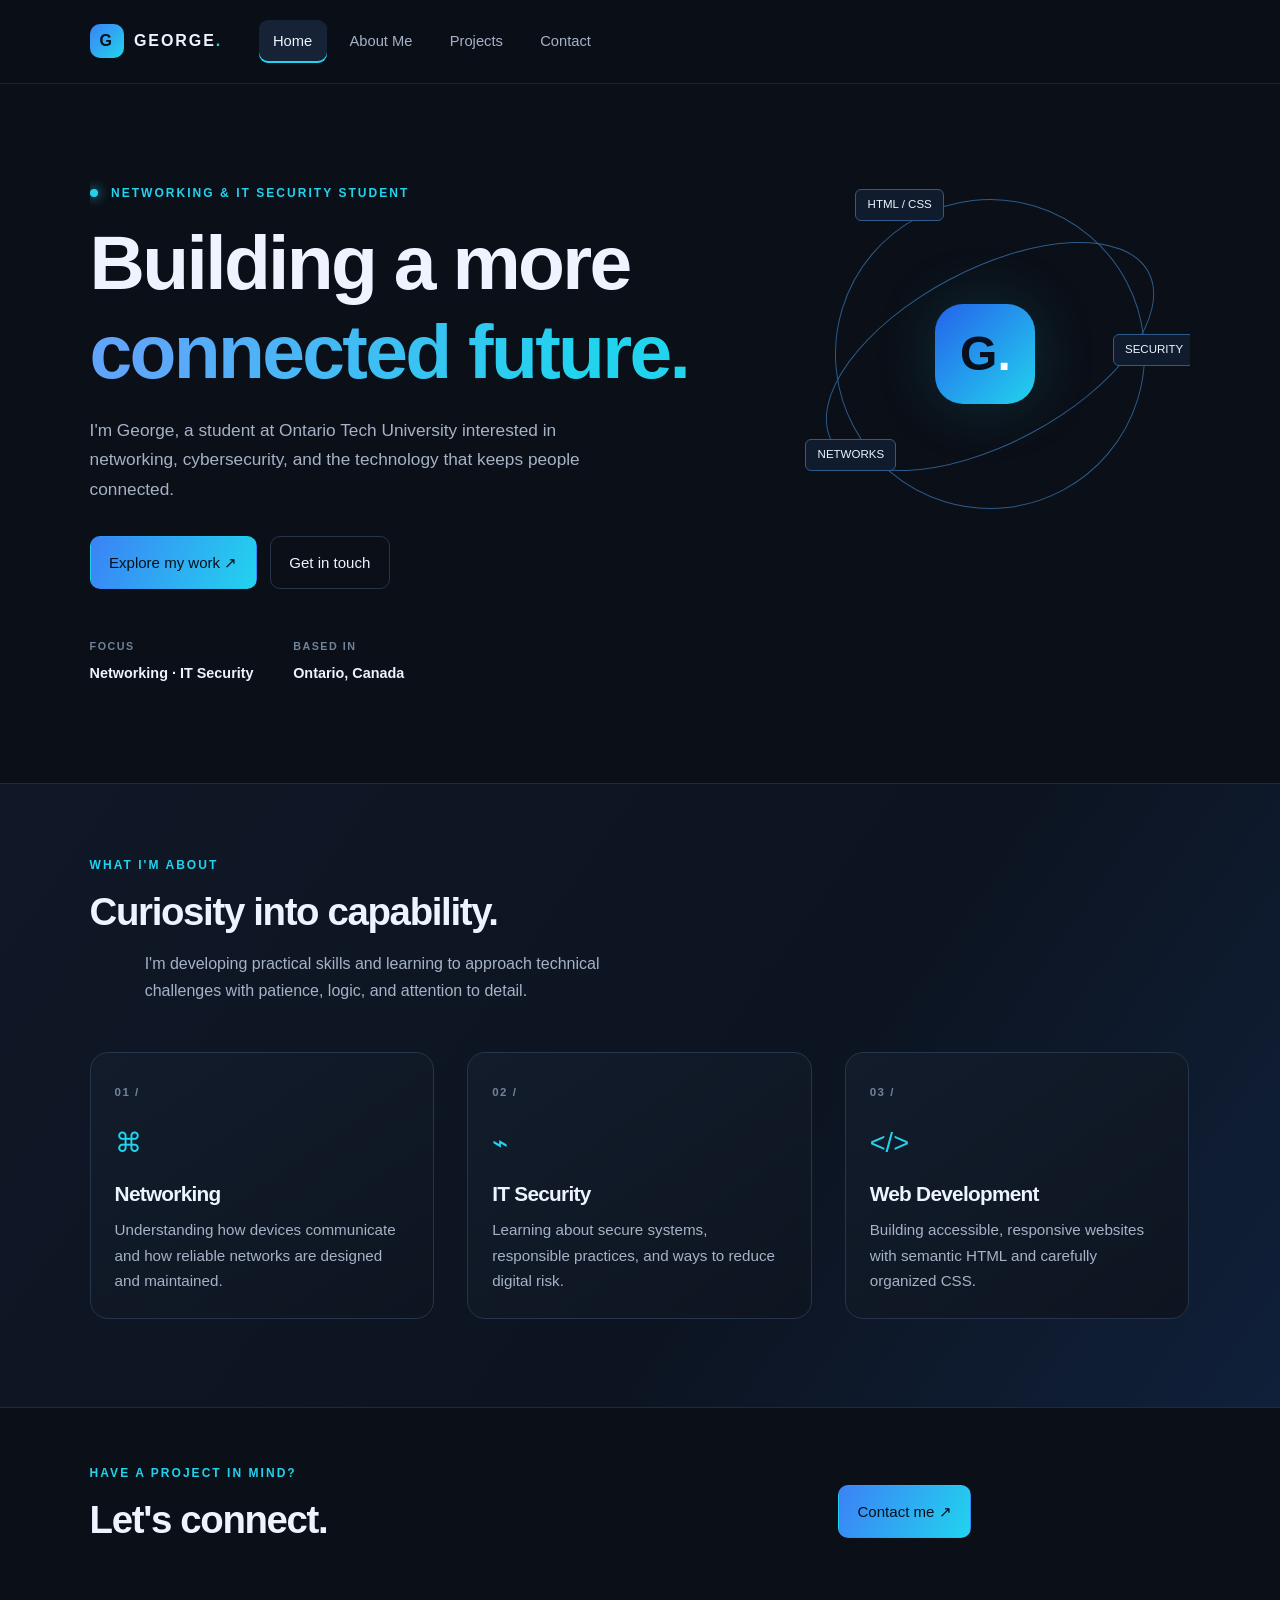
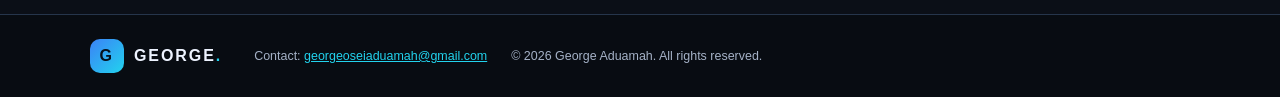
<file: index.html>
<!DOCTYPE html>
<html lang="en">
<head>
  <meta charset="UTF-8">
  <meta name="viewport" content="width=device-width, initial-scale=1.0">
  <meta name="description" content="Personal portfolio of a Networking and IT Security student at Ontario Tech University.">
  <title>Home | George Aduamah</title>
  <link rel="stylesheet" href="css/style.css">
  <link rel="stylesheet" href="css/mobile.css" media="screen and (max-width: 600px)">
  <link rel="stylesheet" href="css/tablet.css" media="screen and (min-width: 601px) and (max-width: 1024px)">
  <link rel="stylesheet" href="css/laptop.css" media="screen and (min-width: 1025px)">
</head>
<body>
  <a class="skip-link" href="#main">Skip to content</a>
  <header class="site-header">
    <div class="header-inner">
      <a class="brand" href="index.html" aria-label="George Aduamah home"><span class="brand-mark">G</span><span>GEORGE<span class="accent">.</span></span></a>
      <nav aria-label="Main navigation">
        <ul class="nav-list">
          <li><a class="active" aria-current="page" href="index.html">Home</a></li>
          <li><a href="about.html">About Me</a></li>
          <li><a href="projects.html">Projects</a></li>
          <li><a href="contact.html">Contact</a></li>
        </ul>
      </nav>
    </div>
  </header>
  <main id="main">
    <section class="hero container">
      <p class="eyebrow"><span class="status-dot"></span> NETWORKING &amp; IT SECURITY STUDENT</p>
      <h1>Building a more<br><span class="gradient-text">connected future.</span></h1>
      <p class="hero-copy">I'm George, a student at Ontario Tech University interested in networking, cybersecurity, and the technology that keeps people connected.</p>
      <div class="button-row">
        <a class="button button-primary" href="projects.html">Explore my work <span aria-hidden="true">↗</span></a>
        <a class="button button-secondary" href="contact.html">Get in touch</a>
      </div>
      <div class="hero-meta">
        <div><span class="meta-label">FOCUS</span><strong>Networking · IT Security</strong></div>
        <div><span class="meta-label">BASED IN</span><strong>Ontario, Canada</strong></div>
      </div>
      <div class="hero-decoration" aria-hidden="true"><div class="orbit orbit-one"></div><div class="orbit orbit-two"></div><div class="orbit-core">G<span>.</span></div><span class="float-tag tag-one">HTML / CSS</span><span class="float-tag tag-two">NETWORKS</span><span class="float-tag tag-three">SECURITY</span></div>
    </section>
    <section class="section section-muted">
      <div class="container">
        <div class="section-heading"><div><p class="eyebrow">WHAT I'M ABOUT</p><h2>Curiosity into capability.</h2></div><p class="section-intro">I'm developing practical skills and learning to approach technical challenges with patience, logic, and attention to detail.</p></div>
        <div class="feature-grid">
          <article class="feature-card"><span class="card-number">01 /</span><div class="feature-icon" aria-hidden="true">⌘</div><h3>Networking</h3><p>Understanding how devices communicate and how reliable networks are designed and maintained.</p></article>
          <article class="feature-card"><span class="card-number">02 /</span><div class="feature-icon" aria-hidden="true">⌁</div><h3>IT Security</h3><p>Learning about secure systems, responsible practices, and ways to reduce digital risk.</p></article>
          <article class="feature-card"><span class="card-number">03 /</span><div class="feature-icon" aria-hidden="true">&lt;/&gt;</div><h3>Web Development</h3><p>Building accessible, responsive websites with semantic HTML and carefully organized CSS.</p></article>
        </div>
      </div>
    </section>
    <section class="container closing-cta"><div><p class="eyebrow">HAVE A PROJECT IN MIND?</p><h2>Let's connect.</h2></div><a class="button button-primary" href="contact.html">Contact me <span aria-hidden="true">↗</span></a></section>
  </main>
  <footer class="site-footer"><div class="container footer-inner"><a class="brand" href="index.html"><span class="brand-mark">G</span><span>GEORGE<span class="accent">.</span></span></a><p>Contact: <a href="mailto:georgeoseiaduamah@gmail.com">georgeoseiaduamah@gmail.com</a></p><p>© 2026 George Aduamah. All rights reserved.</p></div></footer>
</body>
</html>
</file>
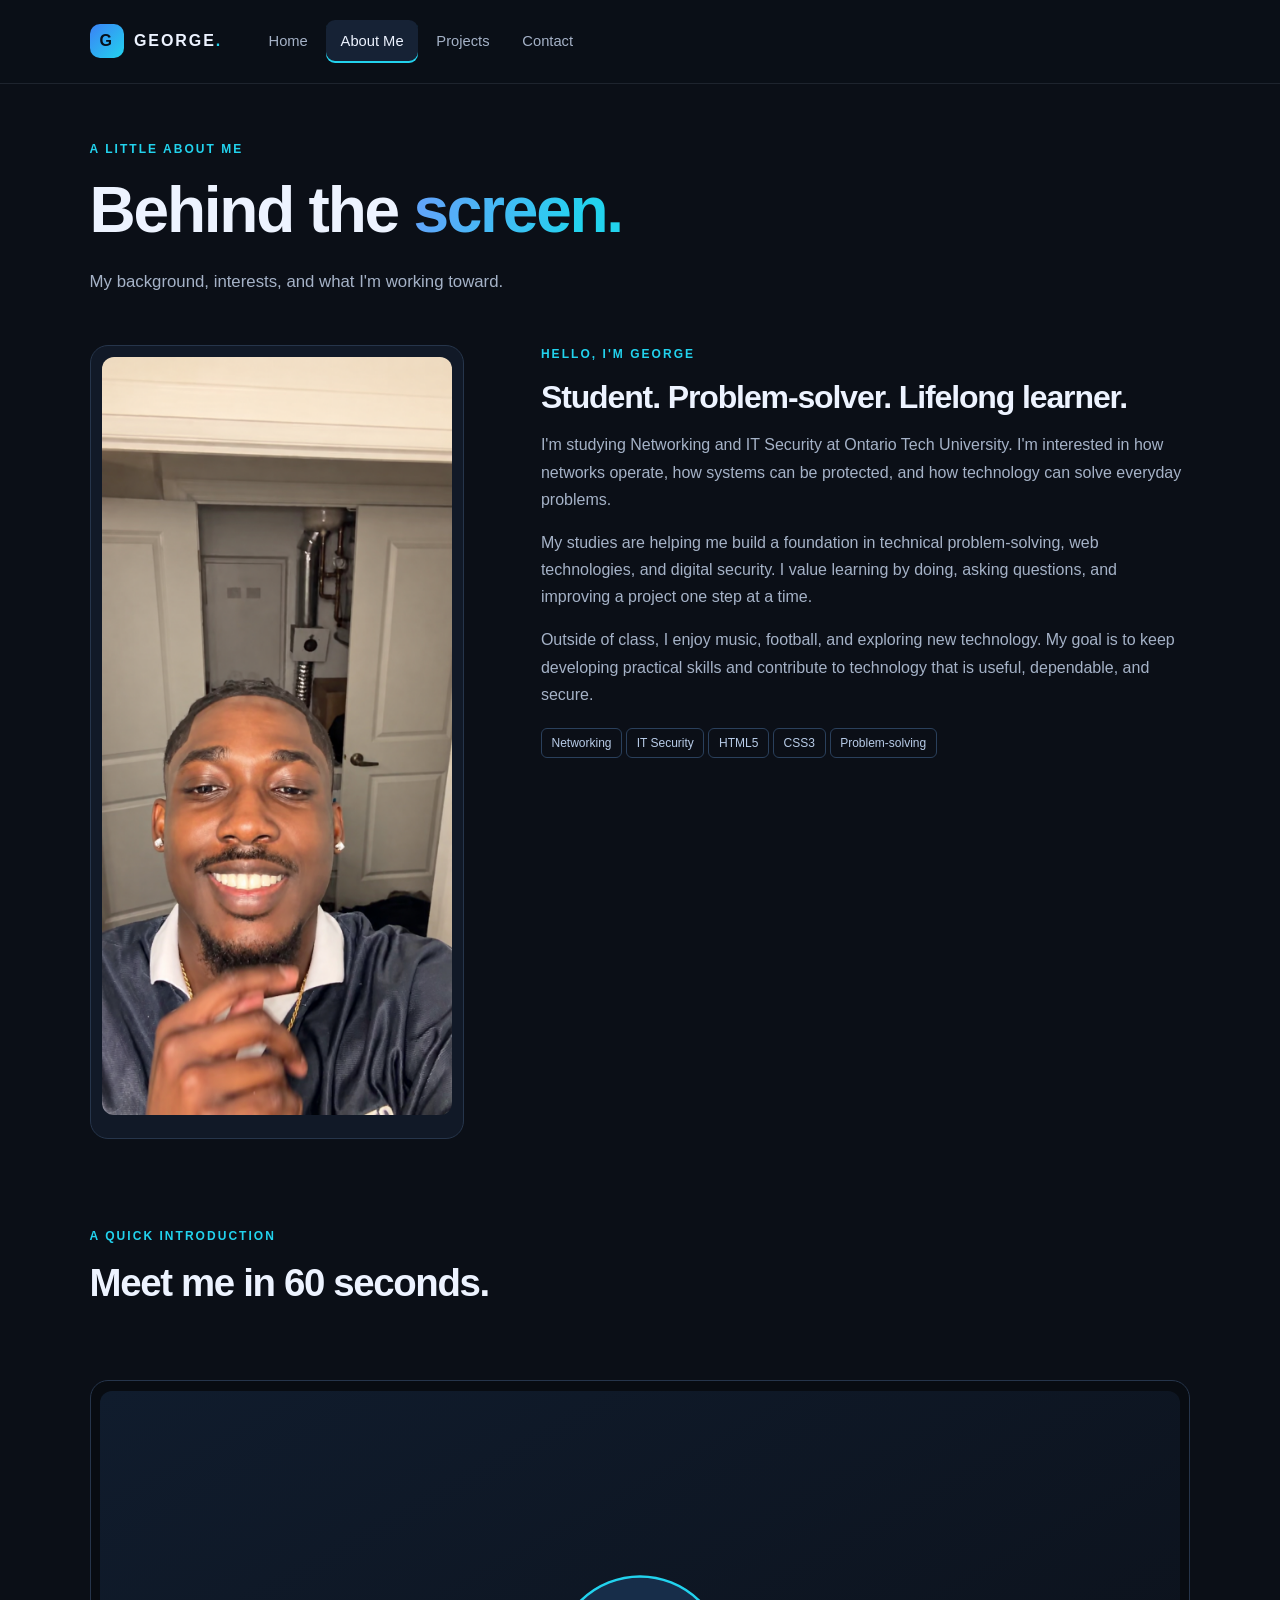
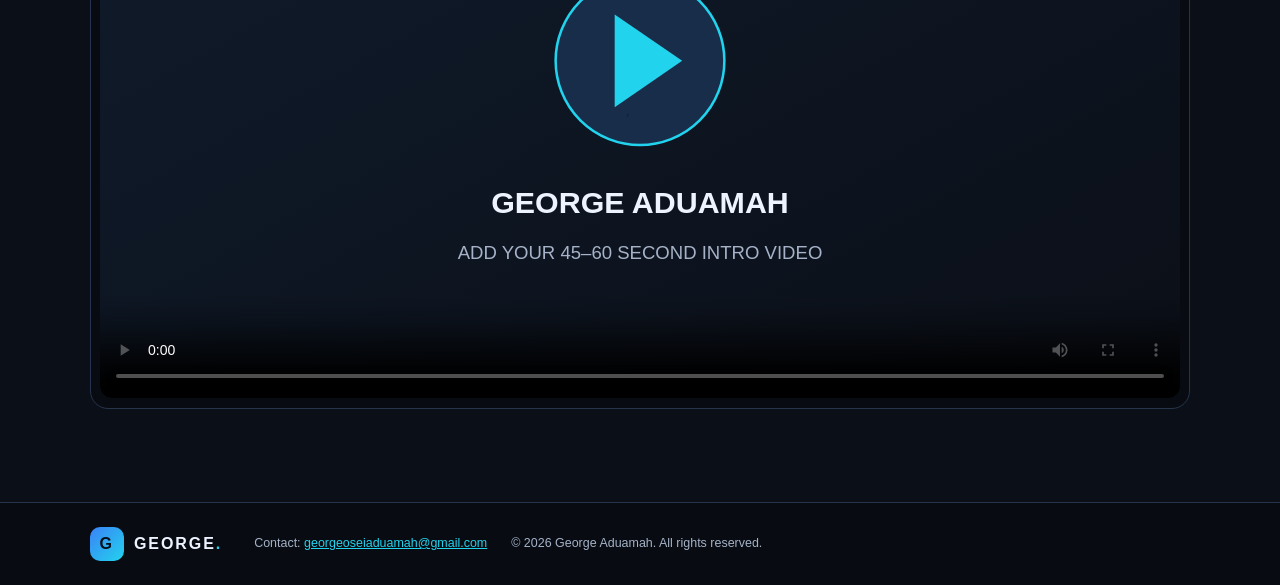
<file: about.html>
<!DOCTYPE html>
<html lang="en">
<head>
  <meta charset="UTF-8">
  <meta name="viewport" content="width=device-width, initial-scale=1.0">
  <meta name="description" content="Learn more about George Aduamah, a Networking and IT Security student.">
  <title>About Me | George Aduamah</title>
  <link rel="stylesheet" href="css/style.css">
  <link rel="stylesheet" href="css/mobile.css" media="screen and (max-width: 600px)">
  <link rel="stylesheet" href="css/tablet.css" media="screen and (min-width: 601px) and (max-width: 1024px)">
  <link rel="stylesheet" href="css/laptop.css" media="screen and (min-width: 1025px)">
</head>
<body>
  <a class="skip-link" href="#main">Skip to content</a>
  <header class="site-header"><div class="header-inner"><a class="brand" href="index.html"><span class="brand-mark">G</span><span>GEORGE<span class="accent">.</span></span></a><nav aria-label="Main navigation"><ul class="nav-list"><li><a href="index.html">Home</a></li><li><a class="active" aria-current="page" href="about.html">About Me</a></li><li><a href="projects.html">Projects</a></li><li><a href="contact.html">Contact</a></li></ul></nav></div></header>
  <main id="main" class="container page-main">
    <section class="page-heading"><p class="eyebrow">A LITTLE ABOUT ME</p><h1>Behind the <span class="gradient-text">screen.</span></h1><p>My background, interests, and what I'm working toward.</p></section>
    <section class="about-layout">
      <div class="profile-frame"><img src="assets/george.PNG" alt="Portrait of George Aduamah"><span class="photo-note"></span></div>
      <article class="about-copy"><p class="eyebrow">HELLO, I'M GEORGE</p><h2>Student. Problem-solver. Lifelong learner.</h2><p>I'm studying Networking and IT Security at Ontario Tech University. I'm interested in how networks operate, how systems can be protected, and how technology can solve everyday problems.</p><p>My studies are helping me build a foundation in technical problem-solving, web technologies, and digital security. I value learning by doing, asking questions, and improving a project one step at a time.</p><p>Outside of class, I enjoy music, football, and exploring new technology. My goal is to keep developing practical skills and contribute to technology that is useful, dependable, and secure.</p><div class="skill-tags"><span>Networking</span><span>IT Security</span><span>HTML5</span><span>CSS3</span><span>Problem-solving</span></div></article>
    </section>
    <section class="video-section"><div class="section-heading"><div><p class="eyebrow">A QUICK INTRODUCTION</p><h2>Meet me in 60 seconds.</h2></div><p class="section-intro"></p></div>
      <div class="video-frame"><video controls preload="metadata" poster="assets/video-poster.svg"><source src="media/george.mp4" type="video/mp4">Your browser does not support HTML video. Please use a modern browser.</video></div>
      <p class="small-note"></p>
    </section>
  </main>
  <footer class="site-footer"><div class="container footer-inner"><a class="brand" href="index.html"><span class="brand-mark">G</span><span>GEORGE<span class="accent">.</span></span></a><p>Contact: <a href="mailto:georgeoseaduamah@gmail.com">georgeoseiaduamah@gmail.com</a></p><p>© 2026 George Aduamah. All rights reserved.</p></div></footer>
</body>
</html>
</file>
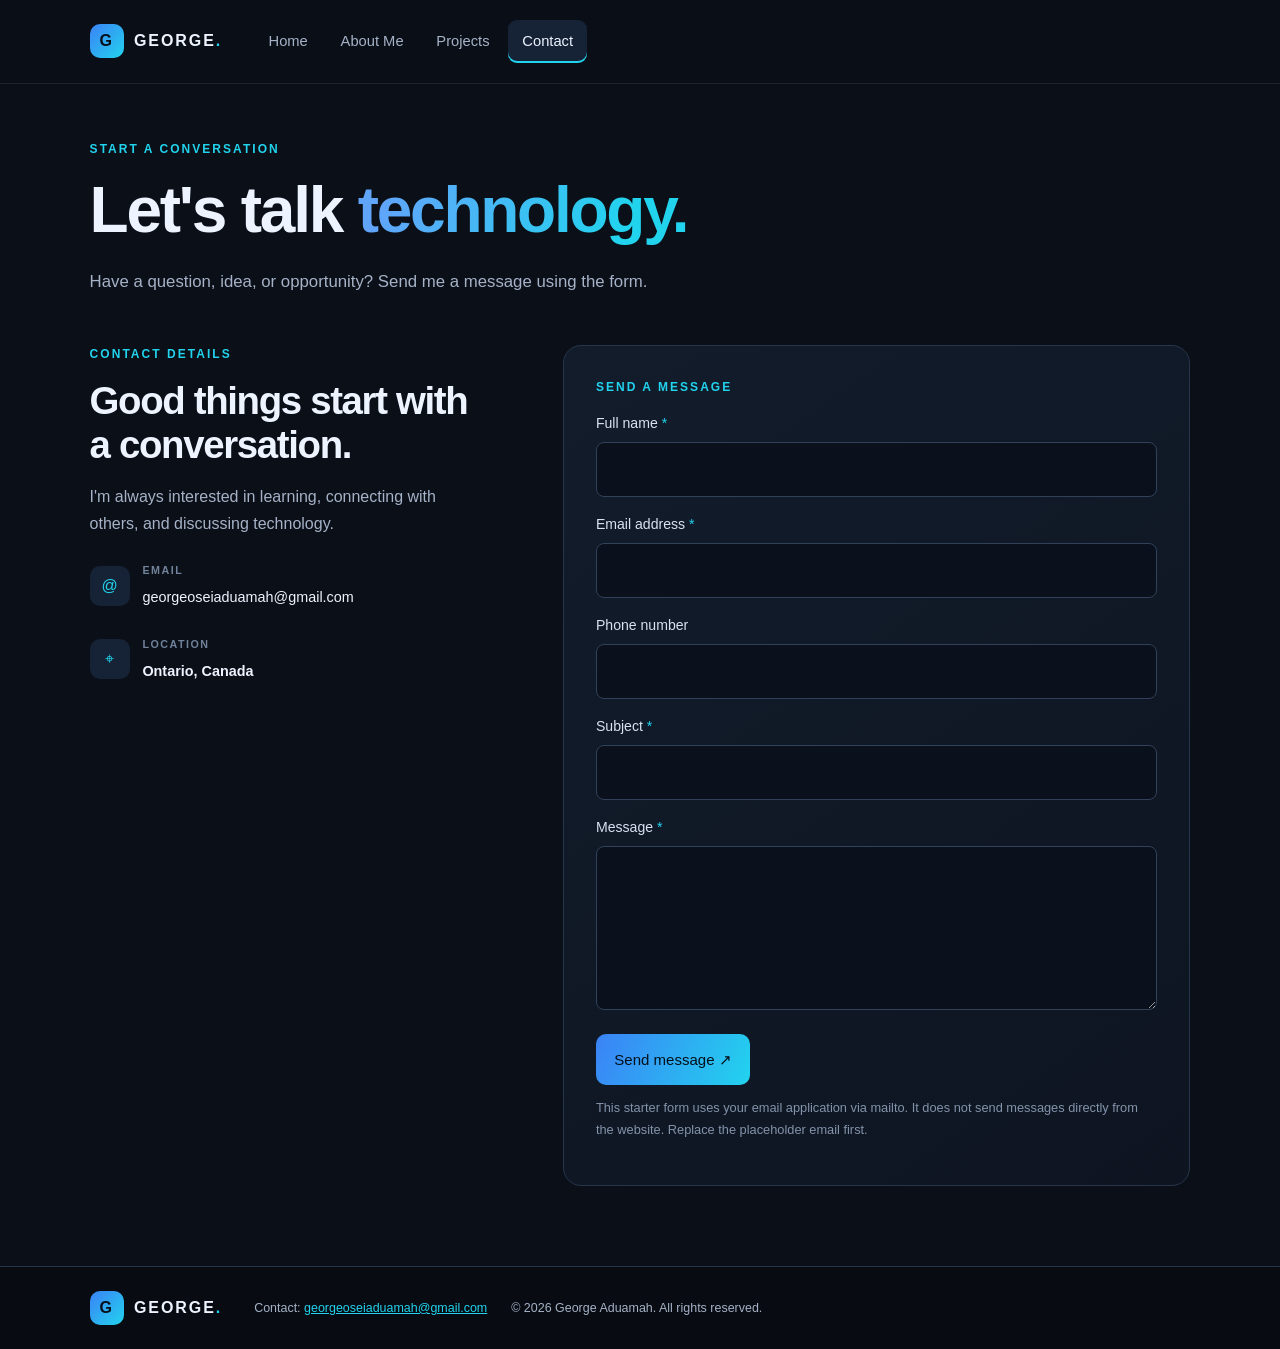
<file: contact.html>
<!DOCTYPE html>
<html lang="en">
<head>
  <meta charset="UTF-8">
  <meta name="viewport" content="width=device-width, initial-scale=1.0">
  <meta name="description" content="Contact George Aduamah about technology, networking, and project opportunities.">
  <title>Contact | George Aduamah</title>
  <link rel="stylesheet" href="css/style.css">
  <link rel="stylesheet" href="css/mobile.css" media="screen and (max-width: 600px)">
  <link rel="stylesheet" href="css/tablet.css" media="screen and (min-width: 601px) and (max-width: 1024px)">
  <link rel="stylesheet" href="css/laptop.css" media="screen and (min-width: 1025px)">
</head>
<body>
  <a class="skip-link" href="#main">Skip to content</a>
  <header class="site-header"><div class="header-inner"><a class="brand" href="index.html"><span class="brand-mark">G</span><span>GEORGE<span class="accent">.</span></span></a><nav aria-label="Main navigation"><ul class="nav-list"><li><a href="index.html">Home</a></li><li><a href="about.html">About Me</a></li><li><a href="projects.html">Projects</a></li><li><a class="active" aria-current="page" href="contact.html">Contact</a></li></ul></nav></div></header>
  <main id="main" class="container page-main">
    <section class="page-heading"><p class="eyebrow">START A CONVERSATION</p><h1>Let's talk <span class="gradient-text">technology.</span></h1><p>Have a question, idea, or opportunity? Send me a message using the form.</p></section>
    <section class="contact-layout">
      <div class="contact-aside"><p class="eyebrow">CONTACT DETAILS</p><h2>Good things start with a conversation.</h2><p>I'm always interested in learning, connecting with others, and discussing technology.</p><div class="contact-detail"><span class="detail-icon">@</span><div><span class="meta-label">EMAIL</span><a href="mailto:georgeoseiaduamah@gmail.com">georgeoseiaduamah@gmail.com</a></div></div><div class="contact-detail"><span class="detail-icon">⌖</span><div><span class="meta-label">LOCATION</span><strong>Ontario, Canada</strong></div></div></div>
      <form class="contact-form" action="mailto:georgeoseiaduamah@gmail.com" method="post" enctype="text/plain">
        <p class="eyebrow">SEND A MESSAGE</p>
        <div class="form-field"><label for="name">Full name <span aria-hidden="true">*</span></label><input id="name" name="name" type="text" autocomplete="name" minlength="2" maxlength="80" required></div>
        <div class="form-field"><label for="email">Email address <span aria-hidden="true">*</span></label><input id="email" name="email" type="email" autocomplete="email" maxlength="120" required></div>
        <div class="form-field"><label for="phone">Phone number</label><input id="phone" name="phone" type="tel" autocomplete="tel" pattern="[+()0-9 .-]{7,20}" title="Enter 7–20 characters using numbers, spaces, +, brackets, dots or hyphens."></div>
        <div class="form-field"><label for="subject">Subject <span aria-hidden="true">*</span></label><input id="subject" name="subject" type="text" minlength="3" maxlength="100" required></div>
        <div class="form-field"><label for="message">Message <span aria-hidden="true">*</span></label><textarea id="message" name="message" rows="5" minlength="10" maxlength="1500" required></textarea></div>
        <button class="button button-primary submit-button" type="submit">Send message <span aria-hidden="true">↗</span></button>
        <p class="form-note">This starter form uses your email application via mailto. It does not send messages directly from the website. Replace the placeholder email first.</p>
      </form>
    </section>
  </main>
  <footer class="site-footer"><div class="container footer-inner"><a class="brand" href="index.html"><span class="brand-mark">G</span><span>GEORGE<span class="accent">.</span></span></a><p>Contact: <a href="mailto:georgeoseiaduamah@gmail.com">georgeoseiaduamah@gmail.com</a></p><p>© 2026 George Aduamah. All rights reserved.</p></div></footer>
</body>
</html>
</file>
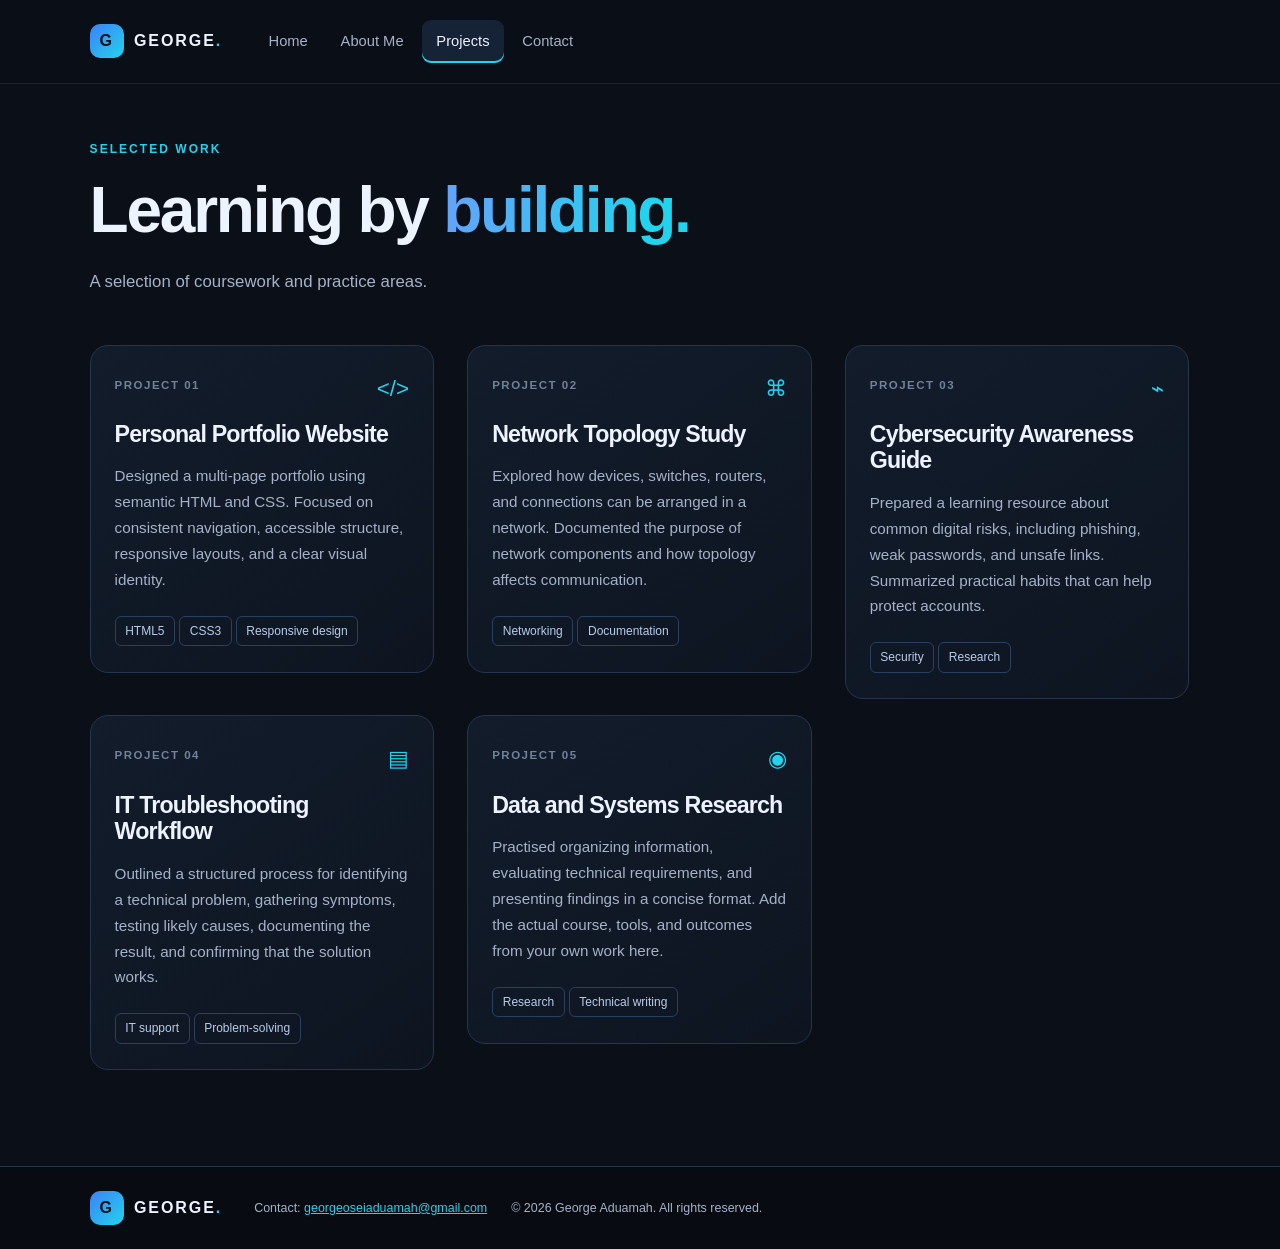
<file: projects.html>
<!DOCTYPE html>
<html lang="en">
<head>
  <meta charset="UTF-8">
  <meta name="viewport" content="width=device-width, initial-scale=1.0">
  <meta name="description" content="Selected coursework and practice projects by George Aduamah.">
  <title>Projects | George Aduamah</title>
  <link rel="stylesheet" href="css/style.css">
  <link rel="stylesheet" href="css/mobile.css" media="screen and (max-width: 600px)">
  <link rel="stylesheet" href="css/tablet.css" media="screen and (min-width: 601px) and (max-width: 1024px)">
  <link rel="stylesheet" href="css/laptop.css" media="screen and (min-width: 1025px)">
</head>
<body>
  <a class="skip-link" href="#main">Skip to content</a>
  <header class="site-header"><div class="header-inner"><a class="brand" href="index.html"><span class="brand-mark">G</span><span>GEORGE<span class="accent">.</span></span></a><nav aria-label="Main navigation"><ul class="nav-list"><li><a href="index.html">Home</a></li><li><a href="about.html">About Me</a></li><li><a class="active" aria-current="page" href="projects.html">Projects</a></li><li><a href="contact.html">Contact</a></li></ul></nav></div></header>
  <main id="main" class="container page-main">
    <section class="page-heading"><p class="eyebrow">SELECTED WORK</p><h1>Learning by <span class="gradient-text">building.</span></h1><p>A selection of coursework and practice areas.</p></section>
    <section class="project-grid">
      <article class="project-card"><div class="project-top"><span class="project-index">PROJECT 01</span><span class="project-symbol">&lt;/&gt;</span></div><h2>Personal Portfolio Website</h2><p>Designed a multi-page portfolio using semantic HTML and CSS. Focused on consistent navigation, accessible structure, responsive layouts, and a clear visual identity.</p><div class="project-tags"><span>HTML5</span><span>CSS3</span><span>Responsive design</span></div></article>
      <article class="project-card"><div class="project-top"><span class="project-index">PROJECT 02</span><span class="project-symbol">⌘</span></div><h2>Network Topology Study</h2><p>Explored how devices, switches, routers, and connections can be arranged in a network. Documented the purpose of network components and how topology affects communication.</p><div class="project-tags"><span>Networking</span><span>Documentation</span></div></article>
      <article class="project-card"><div class="project-top"><span class="project-index">PROJECT 03</span><span class="project-symbol">⌁</span></div><h2>Cybersecurity Awareness Guide</h2><p>Prepared a learning resource about common digital risks, including phishing, weak passwords, and unsafe links. Summarized practical habits that can help protect accounts.</p><div class="project-tags"><span>Security</span><span>Research</span></div></article>
      <article class="project-card"><div class="project-top"><span class="project-index">PROJECT 04</span><span class="project-symbol">▤</span></div><h2>IT Troubleshooting Workflow</h2><p>Outlined a structured process for identifying a technical problem, gathering symptoms, testing likely causes, documenting the result, and confirming that the solution works.</p><div class="project-tags"><span>IT support</span><span>Problem-solving</span></div></article>
      <article class="project-card"><div class="project-top"><span class="project-index">PROJECT 05</span><span class="project-symbol">◉</span></div><h2>Data and Systems Research</h2><p>Practised organizing information, evaluating technical requirements, and presenting findings in a concise format. Add the actual course, tools, and outcomes from your own work here.</p><div class="project-tags"><span>Research</span><span>Technical writing</span></div></article>
    </section>
    
  </main>
  <footer class="site-footer"><div class="container footer-inner"><a class="brand" href="index.html"><span class="brand-mark">G</span><span>GEORGE<span class="accent">.</span></span></a><p>Contact: <a href="mailto:georgeoseiaduamah@gmail.com">georgeoseiaduamah@gmail.com</a></p><p>© 2026 George Aduamah. All rights reserved.</p></div></footer>
</body>
</html>
</file>
<file: css/style.css>
/* Base stylesheet: shared colours, typography, spacing and components.
   Adobe-inspired custom scheme: charcoal, slate, white and electric blue. */
:root {
  --bg: #0b0f17;
  --panel: #111927;
  --panel-light: #162235;
  --text: #edf3ff;
  --muted: #a5b2c7;
  --line: #26354b;
  --blue: #3b82f6;
  --cyan: #22d3ee;
  --radius: 18px;
  --content: 1120px;
}
* { box-sizing: border-box; }
html { scroll-behavior: smooth; }
body { margin: 0; background: var(--bg); color: var(--text); font-family: Arial, Helvetica, sans-serif; font-size: 16px; line-height: 1.7; }
img, video { max-width: 100%; display: block; }
a { color: var(--cyan); }
a:hover { color: #91efff; }
a:focus-visible, button:focus-visible, input:focus-visible, textarea:focus-visible { outline: 3px solid var(--cyan); outline-offset: 3px; }
p { color: var(--muted); margin-top: 0; }
h1, h2, h3 { line-height: 1.15; letter-spacing: -0.035em; margin-top: 0; }
h1 { font-size: clamp(2.8rem, 6vw, 5.5rem); margin-bottom: 1.3rem; }
h2 { font-size: clamp(1.8rem, 3vw, 2.7rem); margin-bottom: 1rem; }
h3 { font-size: 1.3rem; margin-bottom: .65rem; }
.container { width: 88%; max-width: var(--content); margin-left: auto; margin-right: auto; }
.skip-link { position: absolute; left: -9999px; top: 1rem; background: var(--cyan); color: #06101c; padding: .6rem 1rem; z-index: 10; }
.skip-link:focus { left: 1rem; }
.site-header { border-bottom: 1px solid rgba(165,178,199,.13); background: rgba(11,15,23,.96); }
.header-inner { width: 88%; max-width: var(--content); margin: 0 auto; padding: 1.1rem 0; }
.brand { display: inline-block; color: var(--text); font-weight: 800; letter-spacing: .12em; text-decoration: none; vertical-align: middle; }
.brand-mark { display: inline-block; width: 34px; height: 34px; margin-right: .65rem; text-align: center; line-height: 34px; border-radius: 10px; background: linear-gradient(135deg, var(--blue), var(--cyan)); color: #06101c; }
.accent { color: var(--cyan); }
nav { margin-top: .8rem; }
.nav-list { list-style: none; padding: 0; margin: 0; }
.nav-list li { display: inline-block; margin: 0 .25rem .25rem 0; }
.nav-list a { display: block; padding: .55rem .8rem; color: var(--muted); text-decoration: none; border-radius: 9px; font-size: .92rem; }
.nav-list a:hover, .nav-list a.active { color: var(--text); background: var(--panel-light); }
.nav-list a.active { box-shadow: inset 0 -2px var(--cyan); }
.eyebrow { color: var(--cyan); font-size: .75rem; font-weight: 800; letter-spacing: .17em; line-height: 1.5; margin-bottom: 1rem; }
.gradient-text { background: linear-gradient(110deg, #60a5fa 10%, #22d3ee 80%); -webkit-background-clip: text; background-clip: text; color: transparent; }
.button-row { margin-top: 2rem; }
.button { display: inline-block; padding: .8rem 1.15rem; border: 1px solid transparent; border-radius: 10px; font-weight: 700; text-decoration: none; cursor: pointer; font: inherit; font-size: .94rem; }
.button-primary { color: #04111d; background: linear-gradient(115deg, var(--blue), var(--cyan)); }
.button-primary:hover { color: #04111d; filter: brightness(1.1); }
.button-secondary { color: var(--text); border-color: var(--line); background: transparent; margin-left: .55rem; }
.button-secondary:hover { background: var(--panel); color: var(--text); }
.hero { padding-top: 5rem; padding-bottom: 5rem; position: relative; overflow: hidden; }
.hero-copy { max-width: 570px; font-size: 1.08rem; }
.status-dot { display: inline-block; width: 8px; height: 8px; margin-right: .5rem; background: var(--cyan); border-radius: 50%; box-shadow: 0 0 12px var(--cyan); }
.hero-meta { margin-top: 3rem; }
.hero-meta div { display: inline-block; vertical-align: top; margin: 0 2.2rem 1rem 0; }
.meta-label { display: block; color: #71829b; font-size: .67rem; letter-spacing: .14em; font-weight: 800; margin-bottom: .25rem; }
.hero-meta strong { font-size: .9rem; font-weight: 600; }
.hero-decoration { display: none; }
.section { padding: 4.5rem 0; }
.section-muted { background: linear-gradient(125deg, #101827, #0c1421 60%, #10203a); border-top: 1px solid #1b2b40; border-bottom: 1px solid #1b2b40; }
.section-heading { margin-bottom: 2rem; }
.section-intro { max-width: 460px; }
.feature-card, .project-card { background: linear-gradient(145deg, #121c2b, #0e1521); border: 1px solid var(--line); border-radius: var(--radius); padding: 1.5rem; margin-bottom: 1rem; }
.card-number, .project-index { color: #71829b; font-size: .72rem; font-weight: 800; letter-spacing: .13em; }
.feature-icon { color: var(--cyan); font-size: 1.7rem; margin: 1rem 0; }
.feature-card p, .project-card p { margin-bottom: 0; font-size: .95rem; }
.closing-cta { padding-top: 3.5rem; padding-bottom: 3.5rem; }
.page-main { padding-top: 3.5rem; padding-bottom: 5rem; }
.page-heading { margin-bottom: 3rem; max-width: 760px; }
.page-heading h1 { font-size: clamp(2.6rem, 5vw, 4.5rem); }
.page-heading > p:last-child { font-size: 1.05rem; }
.about-layout { margin-bottom: 4.5rem; }
.profile-frame { max-width: 420px; margin: 0 auto 2rem; border: 1px solid var(--line); border-radius: var(--radius); padding: .7rem; background: var(--panel); }
.profile-frame img { width: 100%; border-radius: 12px; }
.photo-note, .small-note, .form-note { display: block; color: #8393aa; font-size: .8rem; margin-top: .75rem; }
.about-copy h2 { font-size: 2rem; }
.skill-tags span, .project-tags span { display: inline-block; padding: .25rem .6rem; border: 1px solid #2a405c; border-radius: 6px; color: #b8cce8; font-size: .75rem; margin: .25rem .25rem .1rem 0; }
.video-section { padding-top: 1rem; }
.video-frame { border: 1px solid var(--line); border-radius: var(--radius); padding: .6rem; background: #080c12; }
.video-frame video { width: 100%; border-radius: 12px; background: #080c12; }
.project-card { min-height: 250px; }
.project-top { margin-bottom: 1.5rem; }
.project-symbol { float: right; color: var(--cyan); font-size: 1.4rem; }
.project-card h2 { font-size: 1.45rem; }
.project-tags { margin-top: 1.2rem; }
.notice { margin-top: 2rem; border-left: 3px solid var(--cyan); background: var(--panel); padding: 1.2rem 1.4rem; }
.notice p { margin: .4rem 0 0; }
.contact-layout { }
.contact-aside { margin-bottom: 2rem; }
.contact-detail { margin-top: 1.5rem; }
.detail-icon { display: inline-block; vertical-align: middle; width: 40px; height: 40px; line-height: 40px; text-align: center; border-radius: 10px; color: var(--cyan); background: var(--panel-light); margin-right: .8rem; }
.contact-detail div { display: inline-block; vertical-align: middle; }
.contact-detail a, .contact-detail strong { color: var(--text); text-decoration: none; font-size: .9rem; }
.contact-form { background: linear-gradient(145deg, #121c2b, #0e1521); border: 1px solid var(--line); border-radius: var(--radius); padding: 1.5rem; }
.form-field { margin: 1rem 0; }
.form-field label { display: block; margin-bottom: .4rem; font-size: .88rem; color: #d7e2f2; }
.form-field label span { color: var(--cyan); }
.form-field input, .form-field textarea { width: 100%; padding: .8rem; color: var(--text); background: #0a111d; border: 1px solid #304159; border-radius: 8px; font: inherit; }
.form-field input:focus, .form-field textarea:focus { border-color: var(--cyan); }
.form-field textarea { resize: vertical; }
.submit-button { border: 0; }
.site-footer { border-top: 1px solid var(--line); background: #080c12; }
.footer-inner { padding-top: 1.5rem; padding-bottom: 1.5rem; }
.footer-inner p { font-size: .78rem; margin: .8rem 0 0; }
.footer-inner p a { color: var(--cyan); }
code { color: var(--cyan); background: #172338; padding: .1rem .3rem; border-radius: 4px; }
</file>
<file: css/mobile.css>
/* Mobile viewport: up to 600px. One-column layout keeps content readable on phones. */
.container, .header-inner { width: 90%; }
.header-inner { padding: .8rem 0; }
.brand { font-size: .9rem; }
.brand-mark { width: 30px; height: 30px; line-height: 30px; }
nav { margin-top: .5rem; }
.nav-list li { margin-right: 0; }
.nav-list a { padding: .45rem .55rem; font-size: .82rem; }
.hero { padding-top: 3.4rem; padding-bottom: 3.2rem; }
h1 { font-size: clamp(2.5rem, 12vw, 3.8rem); }
.hero-copy { font-size: 1rem; }
.button-row .button { margin: 0 .3rem .6rem 0; }
.hero-meta { margin-top: 2rem; }
.hero-meta div { display: block; margin-bottom: .8rem; }
.section { padding: 3rem 0; }
.section-heading { margin-bottom: 1.5rem; }
.feature-card, .project-card { padding: 1.2rem; }
.page-main { padding-top: 2.5rem; padding-bottom: 3.5rem; }
.page-heading { margin-bottom: 2rem; }
.page-heading h1 { font-size: clamp(2.35rem, 10vw, 3.4rem); }
.profile-frame { margin-bottom: 1.5rem; }
.about-copy h2 { font-size: 1.7rem; }
.contact-form { padding: 1.1rem; }
.closing-cta { padding-top: 2.5rem; padding-bottom: 2.5rem; }
.footer-inner p { overflow-wrap: anywhere; }
</file>
<file: css/tablet.css>
/* Tablet viewport: 601px–1024px. Two-column content reduces excessive vertical scrolling. */
.container, .header-inner { width: 86%; }
.header-inner { padding: 1rem 0; }
.nav-list a { padding: .5rem .7rem; }
.hero { padding-top: 4.2rem; padding-bottom: 4rem; }
.hero-decoration { display: block; position: absolute; width: 240px; height: 240px; right: -35px; top: 110px; opacity: .85; }
.orbit { position: absolute; border: 1px solid #2d5b8b; border-radius: 50%; transform: rotate(-28deg); }
.orbit-one { width: 220px; height: 110px; top: 55px; left: 10px; }
.orbit-two { width: 190px; height: 190px; top: 15px; left: 25px; }
.orbit-core { position: absolute; top: 80px; left: 90px; width: 70px; height: 70px; line-height: 70px; text-align: center; font-size: 2rem; font-weight: 800; border-radius: 20px; background: linear-gradient(135deg, #2563eb, #22d3ee); color: #07101c; }
.orbit-core span { color: white; }
.float-tag { position: absolute; padding: .25rem .5rem; border: 1px solid #2d5b8b; background: #101c2d; border-radius: 6px; font-size: .65rem; }
.tag-one { top: 10px; left: 35px; }
.tag-two { top: 175px; left: 10px; }
.tag-three { top: 120px; right: -5px; }
.section-heading { }
.section-intro { max-width: 620px; }
.feature-grid { font-size: 0; }
.feature-card { display: inline-block; vertical-align: top; width: 48%; margin-right: 2%; min-height: 235px; font-size: 16px; }
.feature-card:nth-child(2n) { margin-right: 0; }
.about-layout { font-size: 0; }
.profile-frame, .about-copy { display: inline-block; vertical-align: top; font-size: 16px; }
.profile-frame { width: 38%; margin-right: 5%; }
.about-copy { width: 57%; }
.project-grid { font-size: 0; }
.project-card { display: inline-block; vertical-align: top; width: 48%; margin-right: 2%; min-height: 285px; font-size: 16px; }
.project-card:nth-child(2n) { margin-right: 0; }
.contact-layout { font-size: 0; }
.contact-aside, .contact-form { display: inline-block; vertical-align: top; font-size: 16px; }
.contact-aside { width: 38%; margin-right: 4%; }
.contact-form { width: 58%; }
.closing-cta { }
</file>
<file: css/laptop.css>
/* Laptop/desktop viewport: 1025px and above. Wider columns use inline-block, never Flexbox. */
.container, .header-inner { width: 86%; max-width: 1180px; }
.header-inner { padding: 1.25rem 0; }
.brand { margin-right: 2rem; }
nav { display: inline-block; vertical-align: middle; margin-top: 0; }
.nav-list li { margin-bottom: 0; }
.nav-list a { padding: .55rem .9rem; }
.hero { min-height: 560px; padding-top: 6.3rem; padding-bottom: 5rem; }
.hero-copy { max-width: 550px; }
.hero-decoration { display: block; position: absolute; width: 390px; height: 390px; right: 0; top: 80px; }
.orbit { position: absolute; border: 1px solid #2d5b8b; border-radius: 50%; transform: rotate(-28deg); }
.orbit-one { width: 360px; height: 175px; top: 105px; left: 10px; }
.orbit-two { width: 310px; height: 310px; top: 35px; left: 35px; }
.orbit-core { position: absolute; top: 140px; left: 135px; width: 100px; height: 100px; line-height: 100px; text-align: center; font-size: 3rem; font-weight: 800; border-radius: 28px; background: linear-gradient(135deg, #2563eb, #22d3ee); color: #07101c; box-shadow: 0 0 65px rgba(34,211,238,.16); }
.orbit-core span { color: white; }
.float-tag { position: absolute; padding: .35rem .7rem; border: 1px solid #2d5b8b; background: #101c2d; border-radius: 6px; font-size: .72rem; }
.tag-one { top: 25px; left: 55px; }
.tag-two { top: 275px; left: 5px; }
.tag-three { top: 170px; right: -5px; }
.section-heading { }
.section-intro { display: inline-block; vertical-align: bottom; width: 42%; margin-left: 5%; }
.feature-grid { font-size: 0; }
.feature-card { display: inline-block; vertical-align: top; width: 31.3%; margin-right: 3%; min-height: 250px; font-size: 16px; }
.feature-card:last-child { margin-right: 0; }
.closing-cta { }
.closing-cta > div { display: inline-block; vertical-align: middle; width: 68%; }
.closing-cta > .button { vertical-align: middle; }
.about-layout { font-size: 0; }
.profile-frame, .about-copy { display: inline-block; vertical-align: top; font-size: 16px; }
.profile-frame { width: 34%; margin: 0 7% 0 0; }
.about-copy { width: 59%; }
.video-section .section-intro { width: 40%; }
.project-grid { font-size: 0; }
.project-card { display: inline-block; vertical-align: top; width: 31.3%; margin-right: 3%; min-height: 310px; font-size: 16px; }
.project-card:nth-child(3n) { margin-right: 0; }
.contact-layout { font-size: 0; }
.contact-aside, .contact-form { display: inline-block; vertical-align: top; font-size: 16px; }
.contact-aside { width: 36%; margin-right: 7%; }
.contact-form { width: 57%; padding: 2rem; }
.footer-inner .brand { margin-right: 2rem; }
.footer-inner p { display: inline-block; vertical-align: middle; margin: 0 1.5rem 0 0; }
</file>
